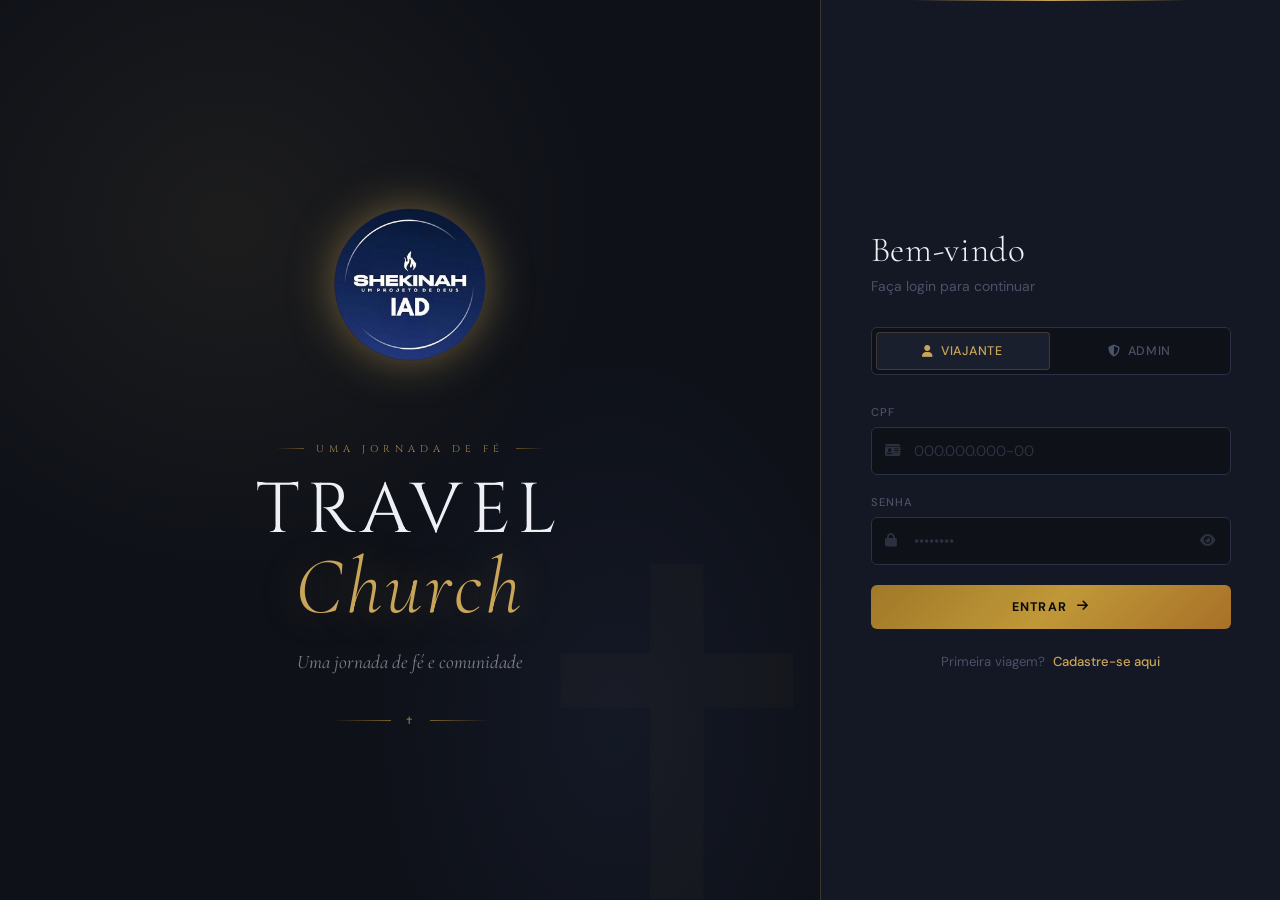
<file: index.html>
<!DOCTYPE html>
<html lang="pt-BR">
<head>
  <meta charset="UTF-8"/>
  <meta name="viewport" content="width=device-width,initial-scale=1.0"/>
  <title>Travel Church</title>
  <link href="https://fonts.googleapis.com/css2?family=Cormorant+Garamond:ital,wght@0,300;0,400;0,600;1,300;1,400&family=DM+Sans:wght@300;400;500;600&family=Cinzel:wght@400;600&display=swap" rel="stylesheet"/>
  <link rel="stylesheet" href="https://cdnjs.cloudflare.com/ajax/libs/font-awesome/6.5.0/css/all.min.css"/>
  <link rel="stylesheet" href="css/style.css"/>
</head>
<body>

<!-- LOADING -->
<div id="loadingOverlay" class="loading-overlay">
  <div class="loading-logo">
    <img src="img/Adobe Express - file.png" class="site-logo" alt="Travel Church"/>
    <span>Carregando...</span>
  </div>
</div>

<!-- LOGIN -->
<div id="loginScreen" class="screen active">
  <div class="login-hero">
    <div class="hero-overlay">
      <div class="hero-content">
        <img src="img/Adobe Express - file.png" class="site-logo-hero" alt="Travel Church"/>
        <div class="hero-eyebrow">Uma Jornada de Fé</div>
        <h1>Travel<br/><span>Church</span></h1>
        <p>Uma jornada de fé e comunidade</p>
        <div class="hero-divider"><span>✝</span></div>
      </div>
    </div>
  </div>

  <div class="login-panel">
    <div class="login-box">
      <div class="login-header">
        <h2>Bem-vindo</h2>
        <p>Faça login para continuar</p>
      </div>
      <div class="login-tabs">
        <button class="tab-btn active" data-tab="viajante"><i class="fa-solid fa-user"></i> Viajante</button>
        <button class="tab-btn" data-tab="admin"><i class="fa-solid fa-shield-halved"></i> Admin</button>
      </div>
      <form id="loginForm">
        <div class="field-group">
          <label for="loginCPF">CPF</label>
          <div class="input-icon">
            <i class="fa-solid fa-id-card"></i>
            <input type="text" id="loginCPF" placeholder="000.000.000-00" maxlength="14"/>
          </div>
        </div>
        <div class="field-group">
          <label for="loginSenha">Senha</label>
          <div class="input-icon">
            <i class="fa-solid fa-lock"></i>
            <input type="password" id="loginSenha" placeholder="••••••••"/>
            <button type="button" class="toggle-pass" onclick="togglePass('loginSenha')"><i class="fa-solid fa-eye"></i></button>
          </div>
        </div>
        <div id="loginError" class="error-msg hidden"></div>
        <button type="submit" class="btn-primary btn-full">Entrar <i class="fa-solid fa-arrow-right"></i></button>
        <div class="login-footer-links">
          <span>Primeira viagem?</span>
          <a href="#" id="goRegister">Cadastre-se aqui</a>
        </div>
      </form>
      <form id="adminLoginForm" class="hidden">
        <div class="field-group">
          <label for="adminUser">Usuário Admin</label>
          <div class="input-icon">
            <i class="fa-solid fa-user-shield"></i>
            <input type="text" id="adminUser" placeholder="admin"/>
          </div>
        </div>
        <div class="field-group">
          <label for="adminPass">Senha</label>
          <div class="input-icon">
            <i class="fa-solid fa-key"></i>
            <input type="password" id="adminPass" placeholder="••••••••"/>
            <button type="button" class="toggle-pass" onclick="togglePass('adminPass')"><i class="fa-solid fa-eye"></i></button>
          </div>
        </div>
        <div id="adminLoginError" class="error-msg hidden"></div>
        <button type="submit" class="btn-primary btn-full btn-admin">Acessar Painel <i class="fa-solid fa-chart-line"></i></button>
      </form>
    </div>
  </div>
</div>

<!-- CADASTRO -->
<div id="registerScreen" class="screen">
  <div class="screen-wrapper narrow">
    <div class="screen-header">
      <button class="btn-back" onclick="goTo('loginScreen')"><i class="fa-solid fa-chevron-left"></i> Voltar</button>
      <h2><i class="fa-solid fa-user-plus"></i> Cadastro do Viajante</h2>
      <p>Preencha suas informações para participar da viagem</p>
    </div>
    <div class="progress-steps">
      <div class="step active"><span>1</span> Cadastro</div>
      <div class="step-line"></div>
      <div class="step"><span>2</span> Pagamento</div>
      <div class="step-line"></div>
      <div class="step"><span>3</span> Regras</div>
      <div class="step-line"></div>
      <div class="step"><span>4</span> Confirmação</div>
    </div>
    <form id="registerForm" class="card-form">
      <div class="form-section">
        <h3><i class="fa-solid fa-user"></i> Dados Pessoais</h3>
        <div class="field-group"><label for="regNome">Nome Completo *</label><input type="text" id="regNome" placeholder="Digite seu nome completo" required/></div>
        <div class="field-group"><label for="regCPF">CPF *</label><input type="text" id="regCPF" placeholder="000.000.000-00" maxlength="14" required/></div>
        <div class="field-group"><label for="regEmail">E-mail *</label><input type="email" id="regEmail" placeholder="seu@email.com" required/></div>
        <div class="field-group"><label for="regTelefone">Telefone *</label><input type="text" id="regTelefone" placeholder="(00) 00000-0000" maxlength="15" required/></div>
      </div>
      <div class="form-section">
        <h3><i class="fa-solid fa-birthday-cake"></i> Faixa Etária</h3>
        <div class="field-group">
          <label>Idade *</label>
          <div class="radio-group">
            <label class="radio-card"><input type="radio" name="idade" value="maior" id="radioMaior" required/><span><i class="fa-solid fa-person"></i> Maior de Idade</span></label>
            <label class="radio-card"><input type="radio" name="idade" value="menor" id="radioMenor"/><span><i class="fa-solid fa-child"></i> Menor de Idade</span></label>
          </div>
        </div>
        <div id="menorFields" class="hidden">
          <div class="alert-info"><i class="fa-solid fa-circle-info"></i> Menores de idade devem ser associados a um responsável adulto cadastrado.</div>
          <div class="field-group"><label for="regResponsavel">CPF do Responsável *</label><input type="text" id="regResponsavel" placeholder="000.000.000-00" maxlength="14"/></div>
          <div class="field-group"><label for="regNascimento">Data de Nascimento *</label><input type="date" id="regNascimento"/></div>
        </div>
      </div>
      <div class="form-section">
        <h3><i class="fa-solid fa-heart-pulse"></i> Saúde & Necessidades</h3>
        <div class="field-group">
          <label>Possui alergia ou necessidade especial? *</label>
          <div class="radio-group">
            <label class="radio-card"><input type="radio" name="alergia" value="nao" id="radioAlergiaNao" required/><span><i class="fa-solid fa-check"></i> Não</span></label>
            <label class="radio-card"><input type="radio" name="alergia" value="sim" id="radioAlergiaSim"/><span><i class="fa-solid fa-triangle-exclamation"></i> Sim</span></label>
          </div>
        </div>
        <div id="alergiaFields" class="hidden">
          <div class="field-group"><label for="regAlergia">Descreva *</label><textarea id="regAlergia" rows="3" placeholder="Ex: alergia a amendoim, uso de cadeira de rodas..."></textarea></div>
        </div>
      </div>
      <div class="form-section">
        <h3><i class="fa-solid fa-bus"></i> Transporte</h3>
        <div class="field-group">
          <label>Como deseja viajar? *</label>
          <div class="radio-group">
            <label class="radio-card"><input type="radio" name="transporte" value="onibus" id="radioOnibus" required/><span><i class="fa-solid fa-bus"></i> Ônibus da Igreja</span></label>
            <label class="radio-card"><input type="radio" name="transporte" value="proprio" id="radioVeiculo"/><span><i class="fa-solid fa-car"></i> Veículo Próprio</span></label>
          </div>
        </div>
      </div>
      <div class="form-section">
        <h3><i class="fa-solid fa-people-group"></i> Família / Grupo</h3>
        <div class="field-group"><label for="regFamilia">Nome do Familiar ou Líder de Grupo</label><input type="text" id="regFamilia" placeholder="Nome de quem você deseja ficar próximo"/></div>
        <div class="field-group">
          <label for="regParentesco">Parentesco</label>
          <select id="regParentesco">
            <option value="">Selecione...</option>
            <option value="conjuge">Cônjuge</option>
            <option value="filho">Filho(a)</option>
            <option value="pai">Pai/Mãe</option>
            <option value="irmao">Irmão/Irmã</option>
            <option value="avo">Avô/Avó</option>
            <option value="amigo">Amigo(a) da Igreja</option>
            <option value="outro">Outro</option>
          </select>
        </div>
      </div>
      <div id="registerError" class="error-msg hidden"></div>
      <button type="submit" class="btn-primary btn-full">Avançar para Pagamento <i class="fa-solid fa-arrow-right"></i></button>
    </form>
  </div>
</div>

<!-- PAGAMENTO -->
<div id="paymentScreen" class="screen">
  <div class="screen-wrapper narrow">
    <div class="screen-header">
      <button class="btn-back" onclick="goTo('registerScreen')"><i class="fa-solid fa-chevron-left"></i> Voltar</button>
      <h2><i class="fa-solid fa-credit-card"></i> Pagamento</h2>
      <p>Escolha a forma de pagamento de sua preferência</p>
    </div>
    <div class="progress-steps">
      <div class="step done"><span><i class="fa-solid fa-check"></i></span> Cadastro</div>
      <div class="step-line done"></div>
      <div class="step active"><span>2</span> Pagamento</div>
      <div class="step-line"></div>
      <div class="step"><span>3</span> Regras</div>
      <div class="step-line"></div>
      <div class="step"><span>4</span> Confirmação</div>
    </div>
    <div class="payment-value-card">
      <div class="payment-value-label">Valor Total da Viagem</div>
      <div class="payment-value-amount">R$ 850,00</div>
      <div class="payment-value-desc">por pessoa · inclui transporte e hospedagem</div>
    </div>
    <div class="payment-methods">
      <div class="payment-method-card" id="pixMethod" onclick="selectPayment('pix')">
        <div class="method-icon"><i class="fa-brands fa-pix"></i></div>
        <div class="method-info"><strong>PIX</strong><span>Pagamento imediato</span></div>
        <div class="method-tag pix-tag">Recomendado</div>
      </div>
      <div class="payment-method-card" id="boletoMethod" onclick="selectPayment('boleto')">
        <div class="method-icon"><i class="fa-solid fa-barcode"></i></div>
        <div class="method-info"><strong>Boleto Bancário</strong><span>Vencimento em 3 dias úteis</span></div>
        <div class="method-tag boleto-tag">Parcelável</div>
      </div>
    </div>
    <div id="pixDetails" class="payment-details hidden">
      <div class="pix-qr"><div class="qr-placeholder"><i class="fa-solid fa-qrcode"></i><span>QR Code PIX</span></div></div>
      <div class="pix-key">
        <label>Chave PIX:</label>
        <div class="copy-field">
          <span id="pixKey">viagem&#64;igreja.com.br</span>
          <button type="button" onclick="copyPix()"><i class="fa-solid fa-copy"></i></button>
        </div>
      </div>
      <div class="alert-info"><i class="fa-solid fa-circle-info"></i> Após o pagamento, seu status será atualizado em até 1 hora útil.</div>
      <button class="btn-primary btn-full" onclick="confirmPayment()">Confirmar Pagamento Realizado <i class="fa-solid fa-check"></i></button>
    </div>
    <div id="boletoDetails" class="payment-details hidden">
      <div class="field-group">
        <label for="parcelas">Dividir em:</label>
        <select id="parcelas" onchange="calcParcelas()">
          <option value="1">À vista — R$ 850,00</option>
          <option value="2">2x — R$ 425,00 por boleto</option>
          <option value="3">3x — R$ 283,33 por boleto</option>
          <option value="4">4x — R$ 212,50 por boleto</option>
        </select>
      </div>
      <div class="parcela-info"><span id="parcelaLabel">Total: R$ 850,00 à vista</span></div>
      <div class="alert-info"><i class="fa-solid fa-circle-info"></i> O boleto será enviado para seu e-mail. Vencimento em 3 dias úteis.</div>
      <button class="btn-primary btn-full" onclick="gerarBoleto()">Gerar Boleto <i class="fa-solid fa-file-invoice"></i></button>
    </div>
  </div>
</div>

<!-- REGRAS -->
<div id="rulesScreen" class="screen">
  <div class="screen-wrapper narrow">
    <div class="screen-header">
      <h2><i class="fa-solid fa-scroll"></i> Regras da Viagem</h2>
      <p>Leia com atenção e aceite os termos para prosseguir</p>
    </div>
    <div class="progress-steps">
      <div class="step done"><span><i class="fa-solid fa-check"></i></span> Cadastro</div>
      <div class="step-line done"></div>
      <div class="step done"><span><i class="fa-solid fa-check"></i></span> Pagamento</div>
      <div class="step-line done"></div>
      <div class="step active"><span>3</span> Regras</div>
      <div class="step-line"></div>
      <div class="step"><span>4</span> Confirmação</div>
    </div>
    <div class="rules-container">
      <div class="rule-item"><div class="rule-icon"><i class="fa-solid fa-clock"></i></div><div class="rule-content"><h4>1. Pontualidade</h4><p>Todos devem estar no ponto de encontro com <strong>30 minutos de antecedência</strong>. O ônibus não aguardará atrasos.</p></div></div>
      <div class="rule-item"><div class="rule-icon"><i class="fa-solid fa-handshake"></i></div><div class="rule-content"><h4>2. Respeito e Convivência</h4><p>Trate todos com respeito e amor cristão. Comportamentos inadequados não serão tolerados.</p></div></div>
      <div class="rule-item"><div class="rule-icon"><i class="fa-solid fa-child-reaching"></i></div><div class="rule-content"><h4>3. Menores de Idade</h4><p>Menores só podem participar acompanhados do responsável cadastrado durante toda a viagem.</p></div></div>
      <div class="rule-item"><div class="rule-icon"><i class="fa-solid fa-suitcase"></i></div><div class="rule-content"><h4>4. Bagagem</h4><p>Cada viajante tem direito a <strong>1 mala grande</strong> e <strong>1 bagagem de mão</strong>. Bagagens extras devem ser informadas previamente.</p></div></div>
      <div class="rule-item"><div class="rule-icon"><i class="fa-solid fa-hotel"></i></div><div class="rule-content"><h4>5. Acomodações</h4><p>Os quartos serão distribuídos pela liderança. Trocas só com autorização do administrador.</p></div></div>
      <div class="rule-item"><div class="rule-icon"><i class="fa-solid fa-ban"></i></div><div class="rule-content"><h4>6. Bebidas e Substâncias</h4><p>É <strong>terminantemente proibido</strong> o consumo de bebidas alcoólicas, cigarros e qualquer substância ilícita.</p></div></div>
      <div class="rule-item"><div class="rule-icon"><i class="fa-solid fa-calendar-check"></i></div><div class="rule-content"><h4>7. Programação Oficial</h4><p>Respeite a programação. Saídas individuais devem ser comunicadas à liderança com pelo menos 2 horas de antecedência.</p></div></div>
      <div class="rule-item"><div class="rule-icon"><i class="fa-solid fa-kit-medical"></i></div><div class="rule-content"><h4>8. Emergências de Saúde</h4><p>Em caso de emergência, informe imediatamente à liderança. Traga seus medicamentos de uso contínuo.</p></div></div>
      <div class="rule-item"><div class="rule-icon"><i class="fa-solid fa-rotate-left"></i></div><div class="rule-content"><h4>9. Desistências e Reembolsos</h4><p>Mais de 30 dias: 80% reembolsado. Entre 15–30 dias: 50%. Abaixo de 15 dias: sem reembolso.</p></div></div>
      <div class="rule-item"><div class="rule-icon"><i class="fa-solid fa-camera"></i></div><div class="rule-content"><h4>10. Fotografias e Redes Sociais</h4><p>É permitido fotografar e compartilhar. Evite imagens que exponham negativamente outros viajantes ou a Igreja.</p></div></div>
    </div>
    <div class="terms-accept">
      <label class="checkbox-label">
        <input type="checkbox" id="acceptTerms" onchange="checkTerms()"/>
        <span class="checkmark"></span>
        Declaro que li, entendi e concordo com todas as regras acima e me comprometo a respeitá-las durante toda a viagem.
      </label>
    </div>
    <button id="btnContinueRules" class="btn-primary btn-full" disabled onclick="goToConfirmation()">
      Aceitar e Continuar <i class="fa-solid fa-arrow-right"></i>
    </button>
  </div>
</div>

<!-- CONFIRMAÇÃO -->
<div id="confirmationScreen" class="screen">
  <div class="screen-wrapper narrow">
    <div class="success-header">
      <div class="success-icon"><i class="fa-solid fa-circle-check"></i></div>
      <h2>Tudo Certo!</h2>
      <p>Sua inscrição está confirmada. Veja abaixo suas informações de viagem.</p>
    </div>
    <div class="progress-steps">
      <div class="step done"><span><i class="fa-solid fa-check"></i></span> Cadastro</div>
      <div class="step-line done"></div>
      <div class="step done"><span><i class="fa-solid fa-check"></i></span> Pagamento</div>
      <div class="step-line done"></div>
      <div class="step done"><span><i class="fa-solid fa-check"></i></span> Regras</div>
      <div class="step-line done"></div>
      <div class="step active"><span>4</span> Confirmação</div>
    </div>
    <div class="info-cards-grid">
      <div class="info-card transport-card">
        <div class="info-card-icon"><i class="fa-solid fa-bus"></i></div>
        <div>
          <span class="info-card-label">Seu Assento no Ônibus</span>
          <span class="info-card-value" id="confirmAsiento">A ser definido</span>
          <span class="info-card-sub" id="confirmAndar">—</span>
        </div>
      </div>
      <div class="info-card hotel-card">
        <div class="info-card-icon"><i class="fa-solid fa-bed"></i></div>
        <div>
          <span class="info-card-label">Seu Quarto no Hotel</span>
          <span class="info-card-value" id="confirmQuarto">A ser definido</span>
          <span class="info-card-sub" id="confirmTipoQuarto">—</span>
        </div>
      </div>
    </div>
    <div class="summary-card">
      <h3><i class="fa-solid fa-id-card"></i> Resumo do Cadastro</h3>
      <div class="summary-row"><span>Nome:</span><strong id="summaryNome">—</strong></div>
      <div class="summary-row"><span>CPF:</span><strong id="summaryCPF">—</strong></div>
      <div class="summary-row"><span>E-mail:</span><strong id="summaryEmail">—</strong></div>
      <div class="summary-row"><span>Transporte:</span><strong id="summaryTransporte">—</strong></div>
      <div class="summary-row"><span>Status:</span><span class="badge badge-pending" id="summaryPagamento">Em análise</span></div>
    </div>
    <div class="alert-info"><i class="fa-solid fa-circle-info"></i> Assento e quarto serão atribuídos pelo administrador em breve. Você receberá um e-mail com a confirmação.</div>
    <button class="btn-primary btn-full" onclick="goTo('travelerDashboard')">Ir para Meu Painel <i class="fa-solid fa-arrow-right"></i></button>
  </div>
</div>

<!-- PAINEL DO VIAJANTE -->
<div id="travelerDashboard" class="screen">
  <div class="dash-topbar">
    <div class="dash-brand">
      <img src="img/Adobe Express - file.png" style="max-height:28px;filter:drop-shadow(0 0 8px rgba(201,165,90,0.4))" alt="Logo"/>
      <span>Travel Church</span>
    </div>
    <div class="dash-user-info">
      <span id="travelerName">Olá, Viajante</span>
      <div class="dash-user-actions">
        <button onclick="goTo('profileScreen')" title="Perfil"><i class="fa-solid fa-user-circle"></i></button>
        <button onclick="logout()" title="Sair"><i class="fa-solid fa-right-from-bracket"></i></button>
      </div>
    </div>
  </div>
  <div class="dash-content">
    <div class="dash-card">
      <div class="dash-card-header"><i class="fa-solid fa-credit-card"></i><h3>Meu Pagamento</h3></div>
      <div class="payment-status-display">
        <span class="badge badge-pending" id="dashPayStatus">Em análise</span>
        <span id="dashPayMethod">—</span>
        <strong id="dashPayValue">R$ 850,00</strong>
      </div>
    </div>
    <div class="dash-card">
      <div class="dash-card-header"><i class="fa-solid fa-bus"></i><h3>Meu Assento no Ônibus</h3></div>
      <div class="seat-display" id="dashSeatInfo">
        <i class="fa-solid fa-hourglass-half"></i>
        <span>Aguardando atribuição pelo administrador</span>
      </div>
    </div>
    <div class="dash-card">
      <div class="dash-card-header"><i class="fa-solid fa-bed"></i><h3>Meu Quarto no Hotel</h3></div>
      <div class="seat-display" id="dashRoomInfo">
        <i class="fa-solid fa-hourglass-half"></i>
        <span>Aguardando atribuição pelo administrador</span>
      </div>
    </div>
    <div class="dash-card" id="dependentsCard" style="display:none">
      <div class="dash-card-header"><i class="fa-solid fa-child"></i><h3>Meus Dependentes</h3></div>
      <div id="dependentsList"></div>
    </div>
  </div>
</div>

<!-- PERFIL -->
<div id="profileScreen" class="screen">
  <div class="screen-wrapper narrow">
    <div class="screen-header">
      <button class="btn-back" onclick="goTo('travelerDashboard')"><i class="fa-solid fa-chevron-left"></i> Voltar</button>
      <h2><i class="fa-solid fa-user-circle"></i> Meu Perfil</h2>
    </div>
    <div class="profile-avatar">
      <div class="avatar-circle"><i class="fa-solid fa-user"></i></div>
      <span id="profileName">Viajante</span>
    </div>
    <div class="card-form">
      <div class="form-section">
        <h3><i class="fa-solid fa-key"></i> Alterar Senha</h3>
        <div class="field-group"><label for="currentPass">Senha Atual</label><div class="input-icon"><i class="fa-solid fa-lock"></i><input type="password" id="currentPass" placeholder="Senha atual"/></div></div>
        <div class="field-group"><label for="newPass">Nova Senha</label><div class="input-icon"><i class="fa-solid fa-lock-open"></i><input type="password" id="newPass" placeholder="Mínimo 6 caracteres"/></div></div>
        <div class="field-group"><label for="confirmPass">Confirmar Nova Senha</label><div class="input-icon"><i class="fa-solid fa-lock-open"></i><input type="password" id="confirmPass" placeholder="Repita a nova senha"/></div></div>
        <div id="passChangeMsg" class="hidden"></div>
        <button class="btn-primary btn-full" onclick="changePassword()">Salvar Nova Senha <i class="fa-solid fa-floppy-disk"></i></button>
      </div>
    </div>
  </div>
</div>

<script src="js/script.js"></script>
</body>
</html>
</file>
<file: css/style.css>
/* =====================================================
   TRAVEL CHURCH — SACRED JOURNEY DESIGN SYSTEM
   style.css — Tela principal (login, cadastro, pagamento,
   regras, confirmação, painel do viajante, perfil)
   ===================================================== */

@import url('https://fonts.googleapis.com/css2?family=Cormorant+Garamond:ital,wght@0,300;0,400;0,600;1,300;1,400&family=DM+Sans:wght@300;400;500;600&family=Cinzel:wght@400;600&display=swap');

/* ——— Design Tokens ——— */
:root {
  --ink:        #08090d;
  --ink-2:      #0e1118;
  --ink-3:      #141824;
  --surface:    #1a1f2e;
  --surface-2:  #212636;
  --surface-3:  #2a3144;
  --gold:       #c9a55a;
  --gold-b:     #e8c06a;
  --gold-dim:   #7a5e2a;
  --gold-glow:  rgba(201,165,90,0.1);
  --gold-line:  rgba(201,165,90,0.2);
  --text:       #eef0f5;
  --text-2:     #8b93a8;
  --text-3:     #4a5168;
  --success:    #3dba7a;
  --warning:    #e8a33a;
  --danger:     #e85555;
  --info:       #4a90d9;
  --r-sm: 6px; --r: 12px; --r-lg: 20px; --r-xl: 28px;
  --shadow:     0 8px 32px rgba(0,0,0,0.5);
  --shadow-lg:  0 20px 60px rgba(0,0,0,0.6);
  --ease:       cubic-bezier(0.22,1,0.36,1);
  --fast: 0.18s; --mid: 0.32s;
  --font-d: 'Cinzel', serif;
  --font-s: 'Cormorant Garamond', serif;
  --font-b: 'DM Sans', system-ui, sans-serif;
}

/* ——— Reset ——— */
*,*::before,*::after { box-sizing:border-box; margin:0; padding:0; }
html { font-size:16px; scroll-behavior:smooth; -webkit-font-smoothing:antialiased; }
body { font-family:var(--font-b); background:var(--ink); color:var(--text); min-height:100vh; overflow-x:hidden; }
h1,h2,h3,h4 { font-family:var(--font-s); line-height:1.15; }
::-webkit-scrollbar { width:6px; height:6px; }
::-webkit-scrollbar-track { background:var(--ink-2); }
::-webkit-scrollbar-thumb { background:var(--surface-3); border-radius:3px; }
::-webkit-scrollbar-thumb:hover { background:var(--gold-dim); }
::selection { background:var(--gold-glow); color:var(--gold-b); }

/* =====================================================
   LOADING OVERLAY
   ===================================================== */
.loading-overlay {
  position:fixed; inset:0; background:var(--ink);
  display:flex; align-items:center; justify-content:center;
  z-index:9999; transition:opacity 0.7s var(--ease), visibility 0.7s var(--ease);
}
.loading-overlay.hidden { opacity:0; visibility:hidden; pointer-events:none; }
.loading-logo { display:flex; flex-direction:column; align-items:center; gap:20px; animation:breathe 2s ease infinite; }
.loading-logo .site-logo { filter:drop-shadow(0 0 24px rgba(201,165,90,0.55)); }
.loading-logo span { font-family:var(--font-d); color:var(--gold); font-size:0.7rem; letter-spacing:6px; text-transform:uppercase; opacity:0.8; }
@keyframes breathe { 0%,100%{transform:scale(1);opacity:1} 50%{transform:scale(0.97);opacity:0.75} }

/* =====================================================
   SCREEN SYSTEM
   ===================================================== */
.screen { display:none; min-height:100vh; animation:screenIn 0.5s var(--ease); }
.screen.active { display:flex; flex-direction:column; }
@keyframes screenIn { from{opacity:0;transform:translateY(14px)} to{opacity:1;transform:translateY(0)} }

/* =====================================================
   LOGIN SCREEN
   ===================================================== */
#loginScreen { flex-direction:row; }

.login-hero {
  flex:1; background:var(--ink-2);
  position:relative; overflow:hidden;
  display:flex; align-items:center; justify-content:center; min-height:100vh;
}
.login-hero::before {
  content:''; position:absolute; inset:0;
  background:
    radial-gradient(ellipse 70% 60% at 28% 25%, rgba(201,165,90,0.08) 0%, transparent 65%),
    radial-gradient(ellipse 50% 70% at 75% 80%, rgba(74,90,160,0.1) 0%, transparent 60%);
}
.login-hero::after {
  content:'✝'; position:absolute;
  font-size:min(58vw,460px); color:rgba(201,165,90,0.025);
  font-family:'Cinzel',serif; right:-6%; bottom:-10%;
  line-height:1; pointer-events:none; user-select:none;
}

.hero-overlay {
  position:relative; z-index:2; padding:60px 48px;
  text-align:center; width:100%; max-width:560px;
}
.hero-content { position:relative; }

.site-logo-hero {
  max-width:100px; height:auto; display:block; margin:0 auto 36px;
  filter:drop-shadow(0 0 22px rgba(201,165,90,0.5));
  animation:floatLogo 4s ease-in-out infinite;
}
@keyframes floatLogo { 0%,100%{transform:translateY(0)} 50%{transform:translateY(-9px)} }

.hero-eyebrow {
  display:inline-flex; align-items:center; gap:12px;
  font-family:var(--font-d); font-size:0.62rem; letter-spacing:5px;
  text-transform:uppercase; color:var(--gold); opacity:0.8; margin-bottom:20px;
}
.hero-eyebrow::before,.hero-eyebrow::after {
  content:''; display:block; width:28px; height:1px;
}
.hero-eyebrow::before { background:linear-gradient(90deg,transparent,var(--gold-dim)); }
.hero-eyebrow::after  { background:linear-gradient(90deg,var(--gold-dim),transparent); }

.hero-content h1 {
  font-family:var(--font-d);
  font-size:clamp(3rem,5.5vw,5.2rem);
  font-weight:400; line-height:1.0; letter-spacing:0.1em;
  text-transform:uppercase; color:var(--text); margin-bottom:8px;
  animation:fadeUp 1.2s var(--ease) both;
}
.hero-content h1 span {
  display:block; font-family:var(--font-s); font-style:italic; font-weight:300;
  font-size:1.15em; letter-spacing:0.04em; text-transform:none;
  color:var(--gold); text-shadow:0 0 40px rgba(201,165,90,0.35);
}
@keyframes fadeUp { from{opacity:0;transform:translateY(22px);filter:blur(3px)} to{opacity:1;transform:translateY(0);filter:blur(0)} }

.hero-content p {
  font-family:var(--font-s); font-style:italic; font-size:1.2rem;
  color:rgba(238,240,245,0.5); margin:20px 0 36px; line-height:1.6;
  animation:fadeUp 1.2s 0.15s var(--ease) both;
}
.hero-divider {
  display:flex; align-items:center; gap:14px; justify-content:center;
  animation:fadeUp 1.2s 0.3s var(--ease) both;
}
.hero-divider span { color:var(--gold); font-size:0.65rem; letter-spacing:3px; text-transform:uppercase; font-family:var(--font-d); opacity:0.65; }
.hero-divider::before { content:''; flex:1; max-width:60px; height:1px; background:linear-gradient(90deg,transparent,var(--gold-dim)); }
.hero-divider::after  { content:''; flex:1; max-width:60px; height:1px; background:linear-gradient(90deg,var(--gold-dim),transparent); }

/* ——— Login Panel ——— */
.login-panel {
  width:460px; min-width:460px; background:var(--ink-3);
  display:flex; align-items:center; justify-content:center;
  padding:48px 40px; border-left:1px solid var(--gold-line);
  position:relative; overflow:hidden;
}
.login-panel::before {
  content:''; position:absolute; top:0; left:20%; right:20%; height:1px;
  background:linear-gradient(90deg,transparent,var(--gold),transparent);
}
.login-box { width:100%; max-width:360px; }

.login-header { margin-bottom:32px; }
.login-header h2 { font-family:var(--font-s); font-size:2.2rem; font-weight:300; color:var(--text); margin-bottom:6px; letter-spacing:0.02em; }
.login-header p  { color:var(--text-3); font-size:0.875rem; }

.login-tabs {
  display:flex; gap:4px; margin-bottom:30px;
  background:var(--ink-2); padding:4px; border-radius:var(--r-sm);
  border:1px solid var(--surface-3);
}
.tab-btn {
  flex:1; padding:10px 12px; border:none; background:transparent;
  border-radius:4px; font-family:var(--font-b); font-size:0.78rem; font-weight:500;
  letter-spacing:0.06em; text-transform:uppercase; cursor:pointer; color:var(--text-3);
  transition:all var(--mid) var(--ease);
  display:flex; align-items:center; justify-content:center; gap:7px;
}
.tab-btn.active { background:var(--surface); color:var(--gold); border:1px solid var(--gold-line); }
.tab-btn i { font-size:0.75rem; }

/* =====================================================
   FORM COMPONENTS
   ===================================================== */
.field-group { margin-bottom:20px; }
.field-group label {
  display:block; font-size:0.7rem; font-weight:500;
  color:var(--text-3); margin-bottom:8px; letter-spacing:0.1em; text-transform:uppercase;
}

input[type="text"],input[type="email"],input[type="password"],
input[type="date"],select,textarea {
  width:100%; padding:13px 16px; background:var(--ink-2);
  border:1px solid var(--surface-3); border-radius:var(--r-sm);
  font-family:var(--font-b); font-size:0.925rem; color:var(--text);
  transition:border-color var(--fast),box-shadow var(--fast),background var(--fast);
  outline:none; -webkit-appearance:none; -moz-appearance:none; appearance:none;
}

input:focus,select:focus,textarea:focus {
  border-color:var(--gold-dim);
  box-shadow:0 0 0 3px rgba(201,165,90,0.07);
  background:rgba(201,165,90,0.02);
}
input::placeholder { color:var(--text-3); opacity:0.5; }
textarea { resize:vertical; min-height:88px; }
select {
  cursor:pointer;
  background-image:url("data:image/svg+xml,%3Csvg xmlns='http://www.w3.org/2000/svg' width='11' height='7' viewBox='0 0 11 7'%3E%3Cpath d='M1 1l4.5 4.5L10 1' stroke='%234a5168' stroke-width='1.5' fill='none' stroke-linecap='round' stroke-linejoin='round'/%3E%3C/svg%3E");
  background-repeat:no-repeat; background-position:right 13px center; padding-right:34px;
}

.input-icon { position:relative; display:flex; align-items:center; }
.input-icon>i:first-child { position:absolute; left:14px; color:var(--text-3); font-size:0.85rem; pointer-events:none; opacity:0.5; }
.input-icon input { padding-left:42px; padding-right:44px; }

.toggle-pass {
  position:absolute; right:12px; background:none; border:none;
  cursor:pointer; color:var(--text-3); font-size:0.85rem; padding:4px;
  transition:color var(--fast); opacity:0.5;
}
.toggle-pass:hover { color:var(--gold); opacity:1; }

/* ——— Buttons ——— */
.btn-primary {
  display:inline-flex; align-items:center; justify-content:center; gap:10px;
  padding:14px 28px;
  background:linear-gradient(135deg,#a07828,#c09838,#a87028);
  color:#0a0b0e; border:none; border-radius:var(--r-sm);
  font-family:var(--font-b); font-size:0.78rem; font-weight:700;
  letter-spacing:0.1em; text-transform:uppercase; cursor:pointer;
  transition:all var(--mid) var(--ease); text-decoration:none;
  position:relative; overflow:hidden;
}
.btn-primary::after {
  content:''; position:absolute; top:0; left:-100%; width:100%; height:100%;
  background:linear-gradient(90deg,transparent,rgba(255,255,255,0.12),transparent);
  transition:left 0.5s ease;
}
.btn-primary:hover:not(:disabled)::after { left:100%; }
.btn-primary:hover:not(:disabled) { transform:translateY(-2px); box-shadow:0 8px 28px rgba(201,165,90,0.3); }
.btn-primary:disabled { opacity:0.3; cursor:not-allowed; }

.btn-admin { background:var(--ink-2); color:var(--gold); border:1px solid var(--gold-dim); }
.btn-admin:hover:not(:disabled) { box-shadow:0 8px 24px rgba(201,165,90,0.15); }

.btn-secondary {
  display:inline-flex; align-items:center; justify-content:center; gap:8px;
  padding:13px 22px; background:transparent; color:var(--text-2);
  border:1px solid var(--surface-3); border-radius:var(--r-sm);
  font-family:var(--font-b); font-size:0.875rem; cursor:pointer;
  transition:all var(--fast) var(--ease);
}
.btn-secondary:hover { border-color:var(--gold-dim); color:var(--gold); background:var(--gold-glow); }

.btn-full { width:100%; }
.btn-back {
  background:none; border:none; color:var(--text-3); font-size:0.72rem; cursor:pointer;
  display:inline-flex; align-items:center; gap:6px; padding:6px 0;
  font-family:var(--font-b); font-weight:500; margin-bottom:12px;
  transition:color var(--fast); letter-spacing:0.07em; text-transform:uppercase;
}
.btn-back:hover { color:var(--gold); }

/* ——— Error / Alert ——— */
.error-msg {
  padding:13px 16px; background:rgba(232,85,85,0.08);
  border:1px solid rgba(232,85,85,0.2); border-radius:var(--r-sm);
  color:#e89090; font-size:0.85rem; margin-bottom:16px;
}
.alert-info {
  background:rgba(74,144,217,0.07); border:1px solid rgba(74,144,217,0.18);
  border-radius:var(--r-sm); padding:13px 16px; font-size:0.845rem; color:#80b0e8;
  display:flex; align-items:flex-start; gap:10px; margin-bottom:16px; line-height:1.55;
}

.login-footer-links { text-align:center; margin-top:24px; font-size:0.82rem; color:var(--text-3); }
.login-footer-links a { color:var(--gold); text-decoration:none; font-weight:500; margin-left:4px; }
.login-footer-links a:hover { opacity:0.7; }

/* =====================================================
   SCREEN WRAPPER
   ===================================================== */
.screen-wrapper { width:100%; margin:0 auto; padding:40px 24px 80px; }
.screen-wrapper.narrow { max-width:760px; }

.screen-header { margin-bottom:32px; }
.screen-header h2 {
  font-family:var(--font-s); font-size:2rem; font-weight:300;
  color:var(--text); margin-bottom:6px;
  display:flex; align-items:center; gap:12px;
}
.screen-header h2 i { color:var(--gold); font-size:1.4rem; }
.screen-header p { color:var(--text-3); font-size:0.875rem; }

/* =====================================================
   PROGRESS STEPS
   ===================================================== */
.progress-steps { display:flex; align-items:center; margin-bottom:36px; }
.step {
  display:flex; flex-direction:column; align-items:center; gap:6px;
  font-size:0.66rem; color:var(--text-3); font-family:var(--font-b);
  letter-spacing:0.07em; text-transform:uppercase; white-space:nowrap;
}
.step span {
  width:36px; height:36px; border-radius:50%;
  background:var(--surface); border:1px solid var(--surface-3);
  display:flex; align-items:center; justify-content:center;
  font-weight:600; font-size:0.8rem; color:var(--text-3);
  transition:all var(--mid) var(--ease);
}
.step.active span { background:var(--gold-glow); border-color:var(--gold-dim); color:var(--gold); box-shadow:0 0 16px rgba(201,165,90,0.15); }
.step.done span   { background:rgba(61,186,122,0.1); border-color:rgba(61,186,122,0.3); color:var(--success); }
.step.done { color:var(--success); }
.step-line { flex:1; height:1px; background:var(--surface-3); margin:0 8px; margin-bottom:22px; transition:background var(--mid); }
.step-line.done { background:rgba(61,186,122,0.3); }

/* =====================================================
   CARD FORM
   ===================================================== */
.card-form {
  background:var(--surface); border-radius:var(--r-lg);
  padding:32px; border:1px solid var(--surface-3);
  margin-bottom:20px; position:relative; overflow:hidden;
}
.card-form::before {
  content:''; position:absolute; top:0; left:10%; right:10%; height:1px;
  background:linear-gradient(90deg,transparent,var(--gold-line),transparent);
}
.form-section { margin-bottom:32px; padding-bottom:32px; border-bottom:1px solid var(--surface-3); }
.form-section:last-of-type { margin-bottom:0; padding-bottom:0; border-bottom:none; }
.form-section h3 {
  font-family:var(--font-b); font-size:0.68rem; font-weight:600;
  color:var(--gold); margin-bottom:20px;
  display:flex; align-items:center; gap:8px;
  letter-spacing:0.12em; text-transform:uppercase;
}
.form-grid-2 { display:grid; grid-template-columns:1fr 1fr; gap:16px; }

/* Radio Cards */
.radio-group { display:flex; gap:10px; flex-wrap:wrap; }
.radio-card { flex:1; min-width:130px; cursor:pointer; }
.radio-card input[type="radio"] { display:none; }
.radio-card span {
  display:flex; align-items:center; justify-content:center; gap:8px;
  padding:13px 16px; border:1px solid var(--surface-3); border-radius:var(--r-sm);
  font-size:0.875rem; color:var(--text-3); background:var(--ink-2);
  transition:all var(--fast); text-align:center;
}
.radio-card:hover span { border-color:var(--gold-dim); color:var(--text-2); }
.radio-card input:checked+span { border-color:var(--gold-dim); color:var(--gold); background:var(--gold-glow); font-weight:500; }

/* =====================================================
   PAYMENT SCREEN
   ===================================================== */
.payment-value-card {
  background:var(--surface); border:1px solid var(--gold-line);
  border-radius:var(--r-lg); padding:36px 28px;
  text-align:center; margin-bottom:24px;
  position:relative; overflow:hidden;
}
.payment-value-card::before {
  content:''; position:absolute; inset:0;
  background:radial-gradient(ellipse 80% 60% at 50% 0%,rgba(201,165,90,0.05),transparent 70%);
  pointer-events:none;
}
.payment-value-label { font-size:0.68rem; letter-spacing:0.12em; text-transform:uppercase; color:var(--text-3); margin-bottom:12px; }
.payment-value-amount { font-family:var(--font-s); font-size:3.5rem; font-weight:300; color:var(--gold-b); margin-bottom:6px; line-height:1; }
.payment-value-desc { font-size:0.8rem; color:var(--text-3); font-style:italic; font-family:var(--font-s); }

.payment-methods { display:flex; flex-direction:column; gap:10px; margin-bottom:20px; }
.payment-method-card {
  display:flex; align-items:center; gap:16px; padding:20px 22px;
  border:1px solid var(--surface-3); border-radius:var(--r);
  cursor:pointer; transition:all var(--mid) var(--ease); background:var(--surface);
}
.payment-method-card:hover { border-color:var(--gold-dim); background:var(--surface-2); transform:translateX(4px); }
.payment-method-card.selected { border-color:var(--gold-dim); background:var(--gold-glow); }

.method-icon {
  width:46px; height:46px; flex-shrink:0;
  display:flex; align-items:center; justify-content:center;
  font-size:1.4rem; border-radius:var(--r-sm);
  background:var(--ink-2); color:var(--gold); border:1px solid var(--surface-3);
}
.method-info { flex:1; }
.method-info strong { display:block; font-size:0.95rem; color:var(--text); font-weight:500; margin-bottom:2px; }
.method-info span { font-size:0.78rem; color:var(--text-3); }
.method-tag { font-size:0.65rem; font-weight:600; padding:4px 10px; border-radius:20px; text-transform:uppercase; letter-spacing:0.06em; }
.pix-tag    { background:rgba(61,186,122,0.1);  color:var(--success); border:1px solid rgba(61,186,122,0.18); }
.boleto-tag { background:rgba(232,163,58,0.1);  color:var(--warning); border:1px solid rgba(232,163,58,0.18); }

.payment-details {
  background:var(--surface); border-radius:var(--r-lg); padding:28px;
  border:1px solid var(--surface-3); animation:screenIn 0.3s var(--ease);
}
.pix-qr { display:flex; justify-content:center; margin-bottom:24px; }
.qr-placeholder {
  width:140px; height:140px; border:1px dashed var(--gold-dim); border-radius:var(--r);
  display:flex; flex-direction:column; align-items:center; justify-content:center;
  gap:10px; color:var(--gold-dim); background:var(--gold-glow);
}
.qr-placeholder i { font-size:2.5rem; }
.qr-placeholder span { font-size:0.68rem; letter-spacing:0.08em; text-transform:uppercase; }

.pix-key label { display:block; font-size:0.68rem; font-weight:600; letter-spacing:0.1em; text-transform:uppercase; color:var(--text-3); margin-bottom:8px; }
.copy-field {
  display:flex; align-items:center; gap:8px;
  background:var(--ink-2); border:1px solid var(--surface-3);
  border-radius:var(--r-sm); padding:11px 14px; margin-bottom:16px;
}
.copy-field span { flex:1; font-size:0.875rem; word-break:break-all; color:var(--text-2); }
.copy-field button {
  background:var(--gold-glow); color:var(--gold);
  border:1px solid var(--gold-dim); border-radius:4px;
  padding:6px 12px; cursor:pointer; transition:all var(--fast); font-size:0.8rem;
}
.copy-field button:hover { background:var(--gold); color:var(--ink); }
.parcela-info { text-align:center; font-size:0.875rem; color:var(--text-3); margin-bottom:16px; font-style:italic; font-family:var(--font-s); }

/* =====================================================
   RULES SCREEN
   ===================================================== */
.rules-container {
  display:flex; flex-direction:column; margin-bottom:24px;
  background:var(--surface); border-radius:var(--r-lg); border:1px solid var(--surface-3); overflow:hidden;
}
.rule-item { display:flex; gap:18px; padding:22px 28px; border-bottom:1px solid var(--surface-2); transition:background var(--fast); }
.rule-item:last-child { border-bottom:none; }
.rule-item:hover { background:var(--surface-2); }
.rule-icon {
  width:38px; height:38px; min-width:38px; border-radius:var(--r-sm);
  background:var(--gold-glow); border:1px solid var(--gold-line);
  display:flex; align-items:center; justify-content:center;
  color:var(--gold); font-size:0.9rem; flex-shrink:0;
}
.rule-content h4 { font-family:var(--font-b); font-size:0.875rem; font-weight:600; color:var(--text); margin-bottom:6px; }
.rule-content p  { font-size:0.82rem; color:var(--text-3); line-height:1.65; }

.terms-accept {
  background:var(--surface); border-radius:var(--r-lg);
  padding:22px 24px; border:1px solid var(--surface-3); margin-bottom:20px;
}
.checkbox-label { display:flex; align-items:flex-start; gap:14px; cursor:pointer; font-size:0.875rem; color:var(--text-2); line-height:1.6; }
.checkbox-label input { display:none; }
.checkmark {
  width:22px; height:22px; min-width:22px; border:1px solid var(--surface-3);
  border-radius:4px; display:flex; align-items:center; justify-content:center;
  background:var(--ink-2); transition:all var(--fast); margin-top:2px;
}
.checkbox-label input:checked+.checkmark { background:var(--gold-glow); border-color:var(--gold-dim); }
.checkbox-label input:checked+.checkmark::after { content:'✓'; color:var(--gold); font-size:0.85rem; font-weight:700; }

/* =====================================================
   CONFIRMATION
   ===================================================== */
.success-header { text-align:center; padding:40px 20px 24px; }
.success-icon {
  font-size:3.5rem; color:var(--success); margin-bottom:20px;
  animation:successBounce 0.7s var(--ease); display:block;
  filter:drop-shadow(0 0 20px rgba(61,186,122,0.35));
}
@keyframes successBounce {
  0%{transform:scale(0) rotate(-15deg);opacity:0}
  60%{transform:scale(1.18) rotate(3deg)}
  100%{transform:scale(1) rotate(0);opacity:1}
}
.success-header h2 { font-family:var(--font-s); font-size:2.4rem; font-weight:300; color:var(--text); margin-bottom:8px; }
.success-header p { color:var(--text-3); font-size:0.875rem; }

.info-cards-grid { display:grid; grid-template-columns:1fr 1fr; gap:16px; margin-bottom:20px; }
.info-card { border-radius:var(--r-lg); padding:28px 22px; display:flex; gap:16px; align-items:center; border:1px solid; position:relative; overflow:hidden; }
.transport-card { background:linear-gradient(135deg,rgba(26,40,70,0.7),rgba(37,80,160,0.25)); border-color:rgba(37,99,168,0.25); }
.hotel-card     { background:linear-gradient(135deg,rgba(80,30,130,0.3),rgba(70,20,120,0.15)); border-color:rgba(120,50,200,0.22); }
.info-card-icon  { font-size:2rem; opacity:0.5; flex-shrink:0; }
.info-card-label { display:block; font-size:0.65rem; opacity:0.55; margin-bottom:6px; letter-spacing:0.08em; text-transform:uppercase; }
.info-card-value { display:block; font-family:var(--font-s); font-size:1.5rem; font-weight:300; }
.info-card-sub   { display:block; font-size:0.72rem; opacity:0.5; margin-top:4px; }

.summary-card { background:var(--surface); border-radius:var(--r-lg); padding:28px; border:1px solid var(--surface-3); margin-bottom:20px; }
.summary-card h3 { font-family:var(--font-b); font-size:0.68rem; font-weight:600; color:var(--gold); margin-bottom:18px; display:flex; align-items:center; gap:8px; letter-spacing:0.1em; text-transform:uppercase; }
.summary-row { display:flex; justify-content:space-between; align-items:center; padding:10px 0; border-bottom:1px solid var(--surface-2); font-size:0.875rem; }
.summary-row:last-child { border-bottom:none; }
.summary-row>span:first-child { color:var(--text-3); }
.summary-row strong { color:var(--text); font-weight:500; }

/* ——— Badges ——— */
.badge { display:inline-flex; align-items:center; padding:4px 12px; border-radius:20px; font-size:0.68rem; font-weight:600; letter-spacing:0.06em; text-transform:uppercase; white-space:nowrap; }
.badge-paid    { background:rgba(61,186,122,0.1);  color:var(--success); border:1px solid rgba(61,186,122,0.18); }
.badge-pending { background:rgba(232,163,58,0.1);  color:var(--warning); border:1px solid rgba(232,163,58,0.18); }
.badge-analise { background:rgba(74,144,217,0.1);  color:var(--info);    border:1px solid rgba(74,144,217,0.18); }
.badge-cancel  { background:rgba(232,85,85,0.1);   color:var(--danger);  border:1px solid rgba(232,85,85,0.18); }

/* =====================================================
   TRAVELER DASHBOARD
   ===================================================== */
.dash-topbar {
  display:flex; align-items:center; justify-content:space-between;
  padding:0 28px; height:64px; background:var(--ink-3);
  border-bottom:1px solid var(--surface-2); position:sticky; top:0; z-index:10;
}
.dash-brand { display:flex; align-items:center; gap:12px; font-family:var(--font-d); font-size:0.9rem; color:var(--gold); letter-spacing:0.14em; text-transform:uppercase; }
.dash-brand img { max-height:28px; filter:drop-shadow(0 0 8px rgba(201,165,90,0.35)); }
.dash-user-info { display:flex; align-items:center; gap:16px; font-size:0.825rem; color:var(--text-3); }
.dash-user-actions { display:flex; gap:4px; }
.dash-user-actions button {
  background:none; border:1px solid transparent; cursor:pointer;
  color:var(--text-3); font-size:1rem; padding:8px; border-radius:var(--r-sm);
  transition:all var(--fast);
}
.dash-user-actions button:hover { color:var(--gold); border-color:var(--gold-line); background:var(--gold-glow); }

.dash-content {
  padding:36px 28px; display:grid;
  grid-template-columns:repeat(auto-fit,minmax(300px,1fr));
  gap:20px; max-width:1100px; margin:0 auto; width:100%;
}
.dash-card {
  background:var(--surface); border-radius:var(--r-lg); padding:28px;
  border:1px solid var(--surface-3); transition:border-color var(--mid),transform var(--mid);
  position:relative; overflow:hidden;
}
.dash-card::before {
  content:''; position:absolute; top:0; left:10%; right:10%; height:1px;
  background:linear-gradient(90deg,transparent,var(--gold-line),transparent);
}
.dash-card:hover { border-color:var(--gold-dim); transform:translateY(-2px); }
.dash-card-header { display:flex; align-items:center; gap:10px; margin-bottom:18px; color:var(--gold); font-family:var(--font-b); font-size:0.68rem; font-weight:600; letter-spacing:0.1em; text-transform:uppercase; }
.dash-card-header i { font-size:0.9rem; }
.dash-card-header h3 { font-size:inherit; font-family:inherit; font-weight:inherit; }
.payment-status-display { display:flex; flex-direction:column; gap:8px; }
.payment-status-display strong { font-family:var(--font-s); font-size:2rem; font-weight:300; color:var(--text); }
.seat-display { display:flex; align-items:center; gap:12px; color:var(--text-3); font-size:0.875rem; padding:14px 16px; background:var(--ink-2); border-radius:var(--r-sm); border:1px solid var(--surface-2); }

/* =====================================================
   PROFILE
   ===================================================== */
.profile-avatar { display:flex; flex-direction:column; align-items:center; gap:14px; margin-bottom:32px; }
.avatar-circle {
  width:84px; height:84px; border-radius:50%;
  background:var(--gold-glow); border:1px solid var(--gold-dim);
  display:flex; align-items:center; justify-content:center;
  color:var(--gold); font-size:2rem; box-shadow:0 0 32px rgba(201,165,90,0.12);
}
.profile-avatar>span { font-family:var(--font-s); font-size:1.3rem; font-weight:300; color:var(--text); }

/* =====================================================
   TOAST
   ===================================================== */
.toast {
  position:fixed; bottom:28px; right:28px;
  background:var(--surface); border:1px solid var(--gold-line);
  border-radius:var(--r); padding:14px 20px;
  display:flex; align-items:center; gap:12px;
  font-size:0.875rem; z-index:9999;
  box-shadow:var(--shadow-lg); animation:toastIn 0.4s var(--ease);
}
@keyframes toastIn { from{transform:translateX(110%);opacity:0} to{transform:translateX(0);opacity:1} }

/* =====================================================
   LOGO
   ===================================================== */
.site-logo      { max-width:300px; height:auto; display:block; margin:0 auto; }
.site-logo-hero { max-width:400px; height:auto; display:block; margin:0 auto 36px; }

/* =====================================================
   HIDDEN
   ===================================================== */
.hidden { display:none !important; }

/* =====================================================
   RESPONSIVE
   ===================================================== */
@media(max-width:960px) {
  #loginScreen { flex-direction:column; }
  .login-hero { min-height:260px; flex:none; }
  .login-hero::after { font-size:50vw; }
  .login-panel { width:100%; min-width:0; padding:40px 24px; border-left:none; border-top:1px solid var(--gold-line); }
  .info-cards-grid { grid-template-columns:1fr; }
}
@media(max-width:600px) {
  .form-grid-2 { grid-template-columns:1fr; }
  .step { font-size:0.6rem; }
  .step span { width:30px; height:30px; font-size:0.75rem; }
  .card-form { padding:20px; }
  .dash-content { padding:20px 16px; }
}
</file>
<file: css/shared.css>
/* =====================================================
   TRAVEL CHURCH — SACRED JOURNEY DESIGN SYSTEM
   ===================================================== */
@import url('https://fonts.googleapis.com/css2?family=Cormorant+Garamond:ital,wght@0,300;0,400;0,600;1,300;1,400&family=DM+Sans:wght@300;400;500;600&family=Cinzel:wght@400;600&display=swap');

:root {
  --ink:        #08090d;
  --ink-2:      #0e1118;
  --ink-3:      #141824;
  --surface:    #1a1f2e;
  --surface-2:  #212636;
  --surface-3:  #2a3144;
  --gold:       #c9a55a;
  --gold-b:     #e8c06a;
  --gold-dim:   #7a5e2a;
  --gold-glow:  rgba(201,165,90,0.1);
  --gold-line:  rgba(201,165,90,0.2);
  --text:       #eef0f5;
  --text-2:     #8b93a8;
  --text-3:     #4a5168;
  --success:    #3dba7a;
  --warning:    #e8a33a;
  --danger:     #e85555;
  --info:       #4a90d9;
  --r-sm: 6px; --r: 12px; --r-lg: 20px; --r-xl: 28px;
  --shadow: 0 8px 32px rgba(0,0,0,0.5);
  --shadow-lg: 0 20px 60px rgba(0,0,0,0.6);
  --ease: cubic-bezier(0.22,1,0.36,1);
  --fast: 0.18s; --mid: 0.32s;
  --font-d: 'Cinzel', serif;
  --font-s: 'Cormorant Garamond', serif;
  --font-b: 'DM Sans', system-ui, sans-serif;
}

*,*::before,*::after{box-sizing:border-box;margin:0;padding:0}
html{font-size:16px;scroll-behavior:smooth;-webkit-font-smoothing:antialiased}
body{font-family:var(--font-b);background:var(--ink);color:var(--text);min-height:100vh;overflow-x:hidden}
h1,h2,h3,h4{font-family:var(--font-s);line-height:1.15}

/* Scrollbar */
::-webkit-scrollbar{width:6px;height:6px}
::-webkit-scrollbar-track{background:var(--ink-2)}
::-webkit-scrollbar-thumb{background:var(--surface-3);border-radius:3px}
::-webkit-scrollbar-thumb:hover{background:var(--gold-dim)}
::selection{background:var(--gold-glow);color:var(--gold-b)}

/* =====================================================
   ADMIN LAYOUT
   ===================================================== */
.admin-layout{display:flex;min-height:100vh}

/* Sidebar */
.sidebar{
  width:240px;min-width:240px;background:var(--ink-3);
  display:flex;flex-direction:column;
  border-right:1px solid var(--surface-2);
  position:sticky;top:0;height:100vh;overflow-y:auto;
  z-index:20;
}

.sidebar-brand{
  display:flex;align-items:center;gap:12px;padding:24px 20px;
  font-family:var(--font-d);font-size:0.82rem;color:var(--gold);
  border-bottom:1px solid var(--surface-2);letter-spacing:0.14em;text-transform:uppercase;
}
.sidebar-brand img{max-height:28px;filter:drop-shadow(0 0 8px rgba(201,165,90,0.4))}
.sidebar-brand span{white-space:nowrap}

.sidebar-nav{flex:1;padding:16px 12px;display:flex;flex-direction:column;gap:2px}

.nav-link{
  display:flex;align-items:center;gap:12px;padding:11px 13px;
  border-radius:var(--r-sm);text-decoration:none;
  color:var(--text-3);font-size:0.82rem;font-weight:400;
  transition:all var(--fast) var(--ease);letter-spacing:0.02em;
  border:1px solid transparent;
}
.nav-link i{width:16px;text-align:center;font-size:0.82rem;flex-shrink:0}
.nav-link:hover{background:var(--surface);color:var(--text-2)}
.nav-link.active{background:var(--gold-glow);color:var(--gold);border-color:var(--gold-line)}

.nav-section-label{
  font-size:0.6rem;font-weight:600;color:var(--text-3);
  letter-spacing:0.14em;text-transform:uppercase;
  padding:12px 13px 6px;
}

.sidebar-footer{
  padding:16px 12px;border-top:1px solid var(--surface-2);
}
.sidebar-logout{
  display:flex;align-items:center;gap:10px;padding:10px 13px;
  background:none;border:none;border-radius:var(--r-sm);
  color:var(--text-3);cursor:pointer;font-size:0.82rem;font-family:var(--font-b);
  transition:all var(--fast);width:100%;text-align:left;
}
.sidebar-logout:hover{color:var(--danger);background:rgba(232,85,85,0.06)}

/* Main area */
.main-area{flex:1;display:flex;flex-direction:column;min-height:100vh;overflow-y:auto}

/* Topbar */
.topbar{
  display:flex;align-items:center;gap:16px;padding:0 28px;height:60px;
  background:var(--ink-3);border-bottom:1px solid var(--surface-2);
  position:sticky;top:0;z-index:10;
}

.sidebar-toggle{
  display:none;background:none;border:none;
  color:var(--text);font-size:1.1rem;cursor:pointer;padding:6px;
}

.topbar-title{
  flex:1;font-family:var(--font-s);font-size:1.05rem;font-weight:300;
  color:var(--text);letter-spacing:0.03em;
}

.topbar-right{display:flex;align-items:center;gap:12px}

.topbar-user{
  display:flex;align-items:center;gap:8px;
  font-size:0.78rem;color:var(--gold);letter-spacing:0.06em;text-transform:uppercase;
  padding:6px 14px;border:1px solid var(--gold-line);border-radius:20px;
  background:var(--gold-glow);
}

/* Page content */
.page-content{padding:32px 28px;flex:1}

.page-header{margin-bottom:28px}
.page-header h1{
  font-family:var(--font-s);font-size:1.9rem;font-weight:300;
  color:var(--text);letter-spacing:0.02em;margin-bottom:4px;
}
.page-header p{color:var(--text-3);font-size:0.875rem}

/* =====================================================
   FORM COMPONENTS
   ===================================================== */
.field-group{margin-bottom:18px}
.field-group label{
  display:block;font-size:0.68rem;font-weight:600;
  color:var(--text-3);margin-bottom:7px;letter-spacing:0.1em;text-transform:uppercase;
}
input[type=text],input[type=email],input[type=password],input[type=date],select,textarea{
  width:100%;padding:12px 15px;background:var(--ink-2);
  border:1px solid var(--surface-3);border-radius:var(--r-sm);
  font-family:var(--font-b);font-size:0.9rem;color:var(--text);
  transition:border-color var(--fast),box-shadow var(--fast);outline:none;-webkit-appearance:none;
}
input:focus,select:focus,textarea:focus{
  border-color:var(--gold-dim);box-shadow:0 0 0 3px rgba(201,165,90,0.07);
}
input::placeholder{color:var(--text-3);opacity:0.5}
textarea{resize:vertical;min-height:80px}
select{
  cursor:pointer;
  background-image:url("data:image/svg+xml,%3Csvg xmlns='http://www.w3.org/2000/svg' width='11' height='7' viewBox='0 0 11 7'%3E%3Cpath d='M1 1l4.5 4.5L10 1' stroke='%234a5168' stroke-width='1.5' fill='none' stroke-linecap='round' stroke-linejoin='round'/%3E%3C/svg%3E");
  background-repeat:no-repeat;background-position:right 13px center;padding-right:34px;
}

.input-icon{position:relative;display:flex;align-items:center}
.input-icon>i:first-child{position:absolute;left:13px;color:var(--text-3);font-size:0.82rem;pointer-events:none}
.input-icon input{padding-left:38px}

.form-grid-2{display:grid;grid-template-columns:1fr 1fr;gap:14px}
.form-grid-3{display:grid;grid-template-columns:1fr 1fr 1fr;gap:14px}

/* =====================================================
   BUTTONS
   ===================================================== */
.btn{
  display:inline-flex;align-items:center;justify-content:center;gap:8px;
  padding:11px 22px;border-radius:var(--r-sm);font-family:var(--font-b);
  font-size:0.8rem;font-weight:600;letter-spacing:0.06em;text-transform:uppercase;
  cursor:pointer;transition:all var(--mid) var(--ease);text-decoration:none;border:none;
}
.btn-gold{background:linear-gradient(135deg,#a07828,#c09838,#a87028);color:#0a0b0e}
.btn-gold:hover:not(:disabled){transform:translateY(-1px);box-shadow:0 6px 24px rgba(201,165,90,0.28)}
.btn-ghost{background:transparent;color:var(--text-2);border:1px solid var(--surface-3)}
.btn-ghost:hover{border-color:var(--gold-dim);color:var(--gold);background:var(--gold-glow)}
.btn-danger{background:rgba(232,85,85,0.1);color:var(--danger);border:1px solid rgba(232,85,85,0.2)}
.btn-danger:hover{background:rgba(232,85,85,0.2)}
.btn-success{background:rgba(61,186,122,0.1);color:var(--success);border:1px solid rgba(61,186,122,0.2)}
.btn-success:hover{background:rgba(61,186,122,0.2)}
.btn-sm{padding:7px 14px;font-size:0.72rem}
.btn-full{width:100%}
.btn:disabled{opacity:0.3;cursor:not-allowed}

/* =====================================================
   CARDS
   ===================================================== */
.card{
  background:var(--surface);border-radius:var(--r-lg);
  border:1px solid var(--surface-3);position:relative;overflow:hidden;
}
.card::before{
  content:'';position:absolute;top:0;left:10%;right:10%;height:1px;
  background:linear-gradient(90deg,transparent,var(--gold-line),transparent);
}
.card-body{padding:24px}
.card-header{padding:20px 24px;border-bottom:1px solid var(--surface-2)}
.card-header h2{font-family:var(--font-b);font-size:0.68rem;font-weight:600;color:var(--gold);letter-spacing:0.12em;text-transform:uppercase}

/* =====================================================
   STAT CARDS
   ===================================================== */
.stats-row{display:grid;grid-template-columns:repeat(4,1fr);gap:14px;margin-bottom:24px}
.stat-card{
  border-radius:var(--r-lg);padding:20px 18px;
  display:flex;align-items:center;gap:14px;
  border:1px solid;position:relative;overflow:hidden;
  transition:transform var(--mid);
}
.stat-card:hover{transform:translateY(-2px)}
.stat-card::after{
  content:'';position:absolute;top:0;left:0;right:0;height:1px;
}
.stat-card i{font-size:1.3rem;opacity:0.7;flex-shrink:0}
.stat-card-info{display:flex;flex-direction:column}
.stat-card-value{font-family:var(--font-s);font-size:1.9rem;font-weight:300;line-height:1}
.stat-card-label{font-size:0.66rem;opacity:0.55;margin-top:4px;letter-spacing:0.06em;text-transform:uppercase}

.stat-blue  {background:rgba(37,99,168,0.1);color:#7db4f0;border-color:rgba(37,99,168,0.18)}
.stat-blue::after{background:linear-gradient(90deg,transparent,rgba(37,99,168,0.5),transparent)}
.stat-green {background:rgba(61,186,122,0.08);color:#70d49a;border-color:rgba(61,186,122,0.16)}
.stat-green::after{background:linear-gradient(90deg,transparent,rgba(61,186,122,0.4),transparent)}
.stat-yellow{background:rgba(232,163,58,0.08);color:#e8b060;border-color:rgba(232,163,58,0.16)}
.stat-yellow::after{background:linear-gradient(90deg,transparent,rgba(232,163,58,0.4),transparent)}
.stat-red   {background:rgba(232,85,85,0.08);color:#f07070;border-color:rgba(232,85,85,0.16)}
.stat-red::after{background:linear-gradient(90deg,transparent,rgba(232,85,85,0.4),transparent)}

/* =====================================================
   TABLE
   ===================================================== */
.table-wrap{overflow-x:auto;border-radius:var(--r-lg);border:1px solid var(--surface-3)}
table{width:100%;border-collapse:collapse;font-size:0.845rem}
thead th{
  background:var(--surface-2);color:var(--text-3);
  padding:12px 16px;text-align:left;
  font-size:0.65rem;font-weight:600;text-transform:uppercase;letter-spacing:0.1em;
  border-bottom:1px solid var(--surface-3);font-family:var(--font-b);white-space:nowrap;
}
tbody td{
  padding:12px 16px;border-bottom:1px solid var(--surface-2);
  color:var(--text-2);font-size:0.845rem;
}
tbody tr:last-child td{border-bottom:none}
tbody tr:hover td{background:var(--surface-2);color:var(--text)}

/* =====================================================
   BADGES
   ===================================================== */
.badge{
  display:inline-flex;align-items:center;padding:4px 11px;
  border-radius:20px;font-size:0.66rem;font-weight:600;
  letter-spacing:0.06em;text-transform:uppercase;white-space:nowrap;
}
.badge-paid   {background:rgba(61,186,122,0.1);color:var(--success);border:1px solid rgba(61,186,122,0.18)}
.badge-pending{background:rgba(232,163,58,0.1);color:var(--warning);border:1px solid rgba(232,163,58,0.18)}
.badge-analise{background:rgba(74,144,217,0.1);color:var(--info);border:1px solid rgba(74,144,217,0.18)}
.badge-cancel {background:rgba(232,85,85,0.1);color:var(--danger);border:1px solid rgba(232,85,85,0.18)}
.badge-onibus {background:rgba(201,165,90,0.1);color:var(--gold);border:1px solid rgba(201,165,90,0.18)}
.badge-proprio{background:rgba(139,92,246,0.1);color:#a080e8;border:1px solid rgba(139,92,246,0.18)}
.badge-menor  {background:rgba(232,163,58,0.1);color:var(--warning);border:1px solid rgba(232,163,58,0.18)}
.badge-maior  {background:rgba(74,144,217,0.1);color:var(--info);border:1px solid rgba(74,144,217,0.18)}

/* =====================================================
   MODAL
   ===================================================== */
.modal-overlay{
  position:fixed;inset:0;background:rgba(0,0,0,0.75);
  z-index:100;backdrop-filter:blur(4px);
  display:flex;align-items:center;justify-content:center;
  padding:20px;
}
.modal-overlay.hidden{display:none}

.modal-box{
  background:var(--ink-3);border:1px solid var(--surface-3);
  border-radius:var(--r-xl);padding:32px;
  width:100%;max-width:480px;
  box-shadow:var(--shadow-lg);position:relative;overflow:hidden;
  animation:modalIn 0.3s var(--ease);
}
.modal-box.modal-lg{max-width:660px}
.modal-box::before{
  content:'';position:absolute;top:0;left:15%;right:15%;height:1px;
  background:linear-gradient(90deg,transparent,var(--gold-line),transparent);
}
.modal-box h3{
  font-family:var(--font-s);font-size:1.4rem;font-weight:300;
  color:var(--gold);margin-bottom:24px;display:flex;align-items:center;gap:10px;
}
.modal-actions{display:flex;justify-content:flex-end;gap:10px;margin-top:24px}

@keyframes modalIn{
  from{transform:translateY(-16px) scale(0.97);opacity:0}
  to  {transform:translateY(0) scale(1);opacity:1}
}

/* =====================================================
   TOAST
   ===================================================== */
.toast{
  position:fixed;bottom:28px;right:28px;
  background:var(--surface);border:1px solid var(--gold-line);
  border-radius:var(--r);padding:14px 20px;
  display:flex;align-items:center;gap:12px;
  font-size:0.875rem;z-index:9999;
  box-shadow:var(--shadow-lg);animation:toastIn 0.4s var(--ease);
}
@keyframes toastIn{from{transform:translateX(110%);opacity:0}to{transform:translateX(0);opacity:1}}

/* =====================================================
   FILTER BAR
   ===================================================== */
.filter-bar{display:flex;gap:6px;margin-bottom:20px;flex-wrap:wrap;align-items:center}
.filter-btn{
  padding:7px 16px;border:1px solid var(--surface-3);border-radius:20px;
  background:transparent;color:var(--text-3);cursor:pointer;
  font-size:0.76rem;font-family:var(--font-b);transition:all var(--fast);letter-spacing:0.04em;
}
.filter-btn:hover{border-color:var(--gold-dim);color:var(--gold)}
.filter-btn.active{background:var(--gold-glow);border-color:var(--gold-dim);color:var(--gold);font-weight:600}

.search-box{
  display:flex;align-items:center;gap:8px;margin-left:auto;
  background:var(--ink-2);border:1px solid var(--surface-3);
  border-radius:var(--r-sm);padding:7px 14px;
}
.search-box i{color:var(--text-3);font-size:0.82rem}
.search-box input{
  background:none;border:none;outline:none;
  color:var(--text);font-size:0.845rem;width:200px;
  font-family:var(--font-b);
}
.search-box input::placeholder{color:var(--text-3)}

/* =====================================================
   EMPTY STATE
   ===================================================== */
.empty-state{
  text-align:center;padding:60px 20px;color:var(--text-3);
}
.empty-state i{font-size:2.5rem;margin-bottom:14px;opacity:0.4;display:block}
.empty-state p{font-size:0.875rem}

/* =====================================================
   OCCUPANT LIST
   ===================================================== */
.occupant-item{
  display:flex;align-items:center;justify-content:space-between;
  background:var(--surface-2);border-radius:var(--r-sm);
  border:1px solid var(--surface-3);padding:10px 14px;font-size:0.845rem;
  margin-bottom:8px;
}
.occupant-item button{
  background:none;border:none;color:var(--danger);
  cursor:pointer;font-size:0.78rem;opacity:0.7;transition:opacity var(--fast);
}
.occupant-item button:hover{opacity:1}

/* =====================================================
   CHIP LIST
   ===================================================== */
.chip-list{list-style:none;display:flex;flex-wrap:wrap;gap:8px;min-height:36px}
.chip{
  background:var(--surface-2);border:1px solid var(--surface-3);
  border-radius:20px;padding:6px 14px;font-size:0.78rem;color:var(--text-2);
  display:flex;align-items:center;gap:6px;transition:border-color var(--fast);
}
.chip:hover{border-color:var(--gold-dim);color:var(--text)}

/* =====================================================
   RESPONSIVE
   ===================================================== */
@media(max-width:960px){
  .sidebar{display:none;position:fixed;z-index:50;height:100vh}
  .sidebar.open{display:flex}
  .sidebar-toggle{display:block}
  .stats-row{grid-template-columns:1fr 1fr}
  .form-grid-2,.form-grid-3{grid-template-columns:1fr}
}
@media(max-width:600px){
  .stats-row{grid-template-columns:1fr}
  .page-content{padding:20px 16px}
}
</file>
